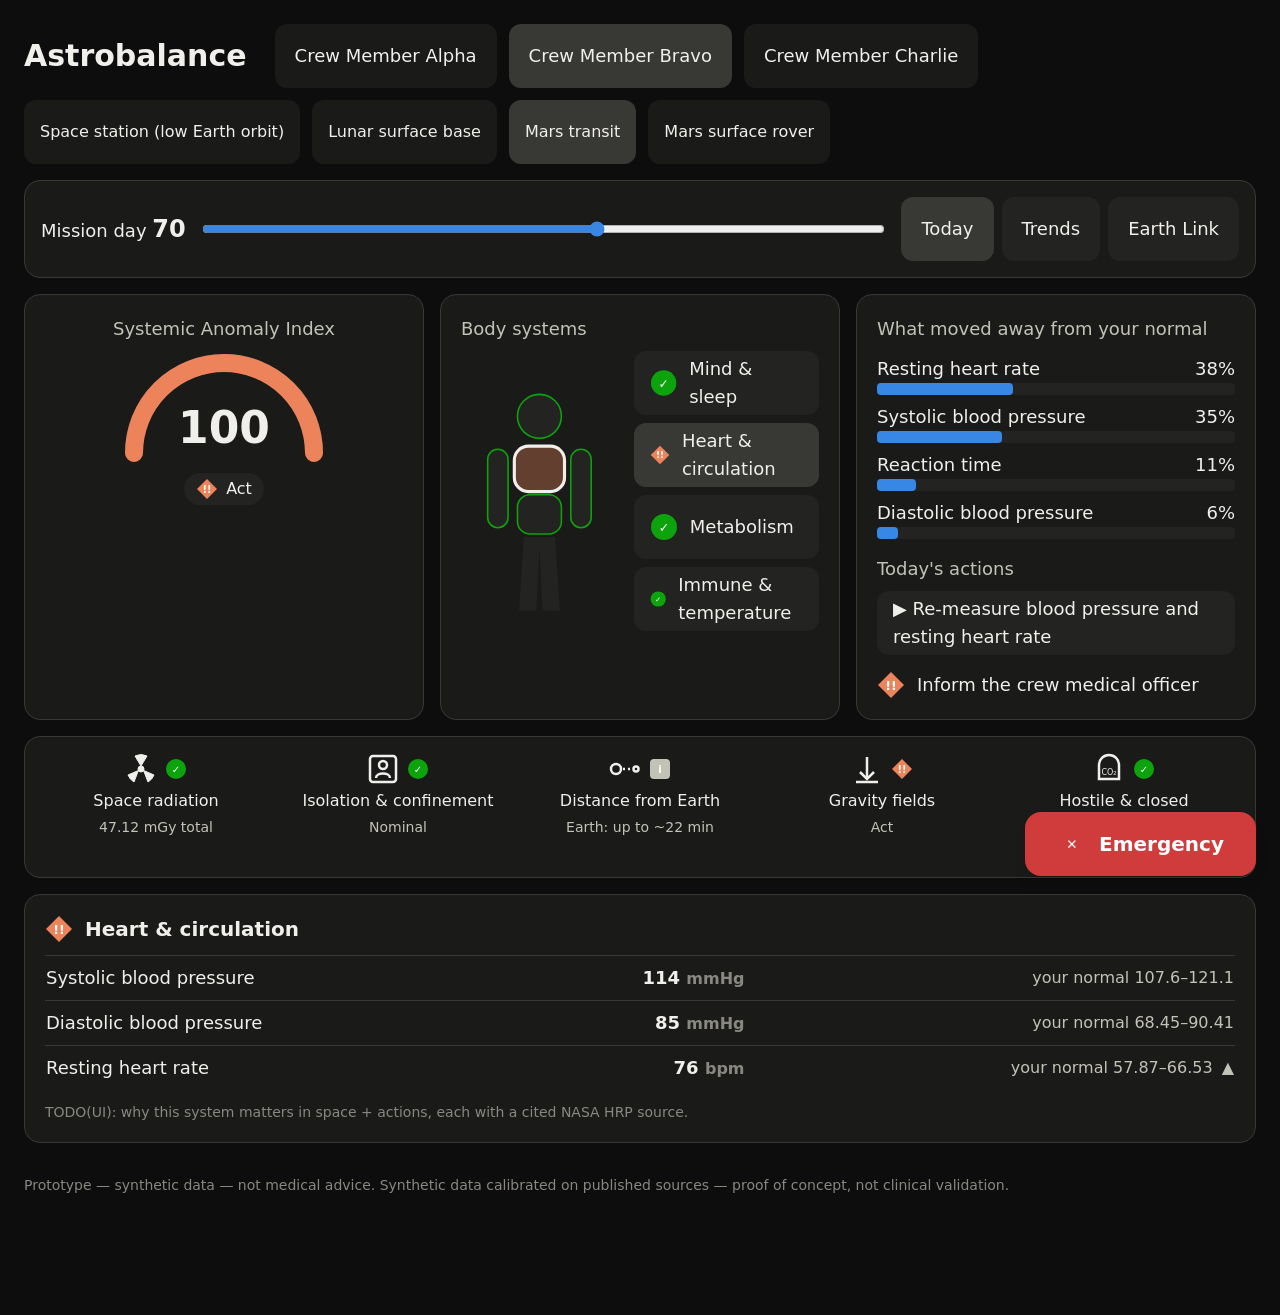
<file: ui/concept/index.html>
<!doctype html>
<!--
  Astrobalance — NASA Space Apps Challenge 2026 — CONCEPT UI (not the final app)
  AI-assisted: drafted with Claude (Anthropic), reviewed by the team. License: Apache-2.0
  Fully offline: React from vendor/, compiled app.js, prebuilt styles.css, data from data.js
  (generated by `python -m src.export --crew demo`). Open this file directly in a browser.
-->
<html lang="en">
<head>
  <meta charset="utf-8">
  <meta name="viewport" content="width=device-width, initial-scale=1">
  <title>Astrobalance — concept</title>
  <link rel="stylesheet" href="styles.css">
</head>
<body>
<div id="root"></div>
<script src="vendor/react.production.min.js"></script>
<script src="vendor/react-dom.production.min.js"></script>
<script src="data.js"></script>
<script src="app.js"></script>
</body>
</html>
</file>
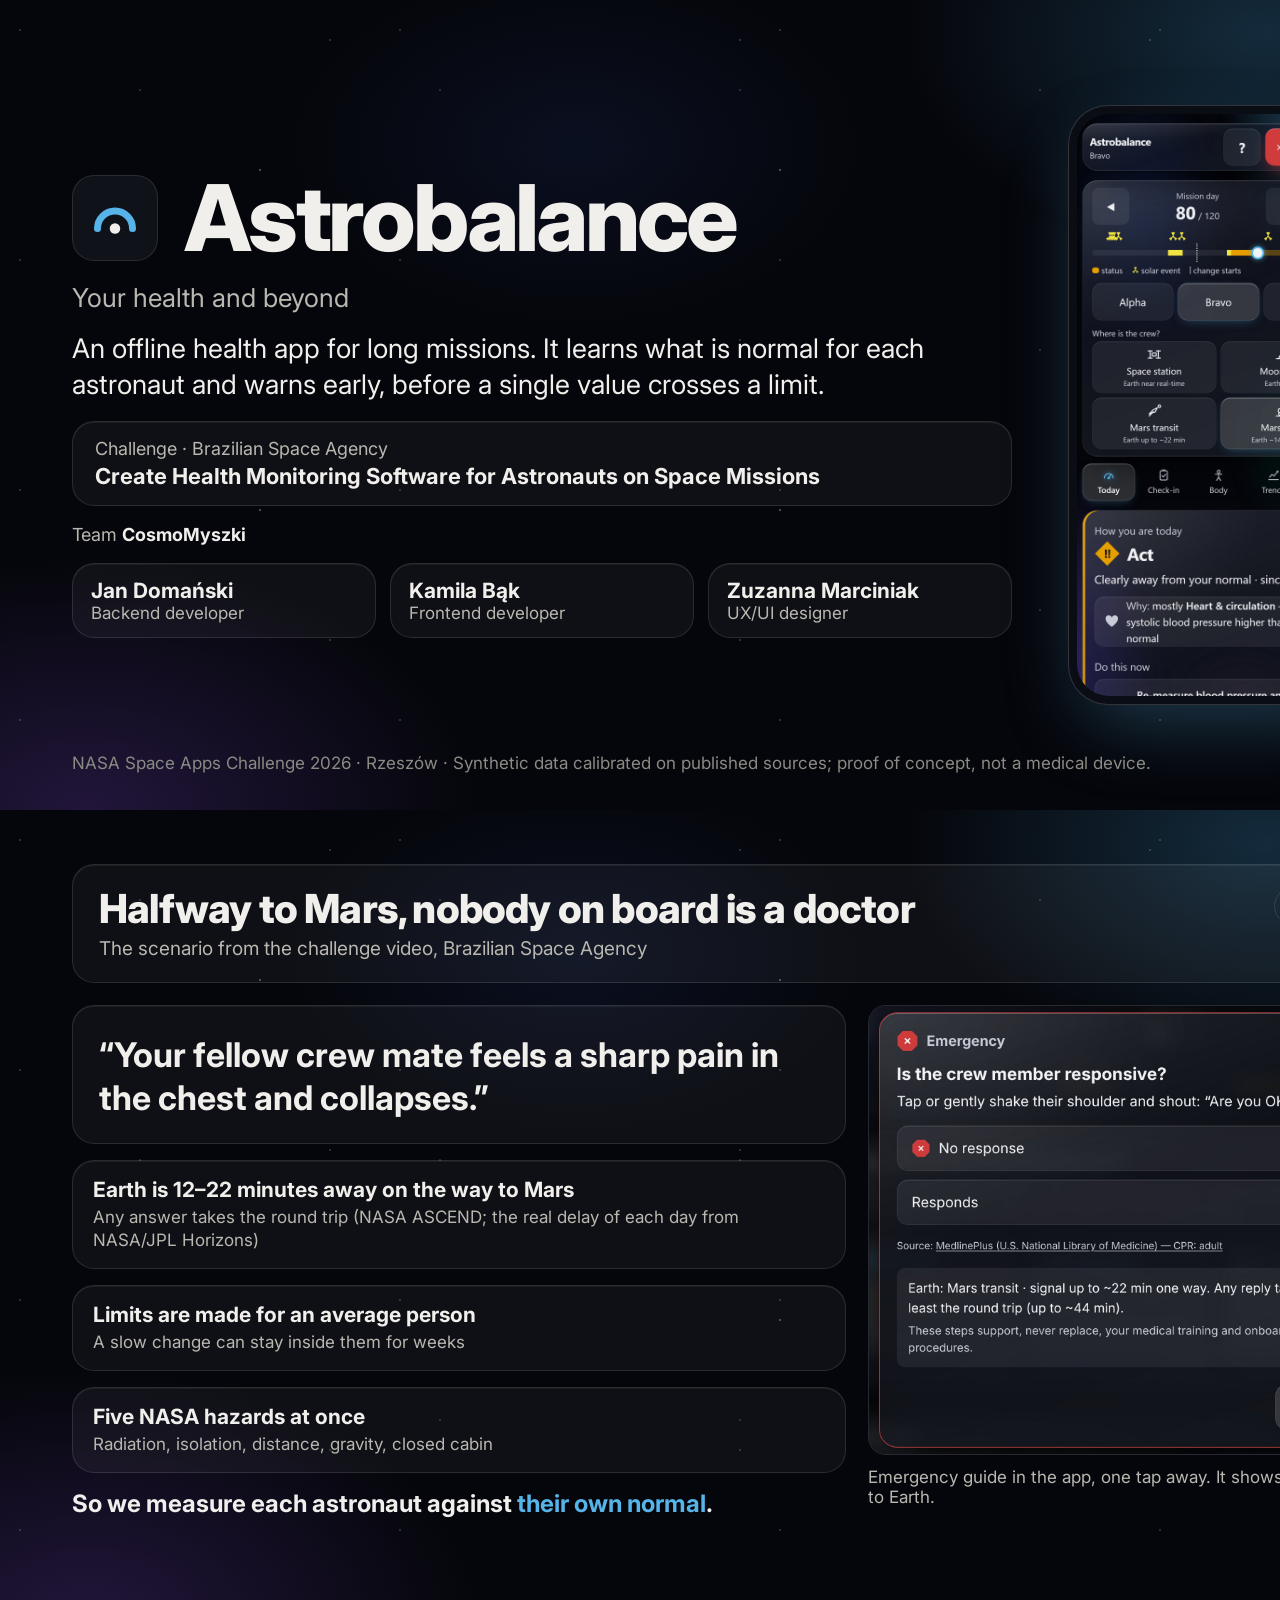
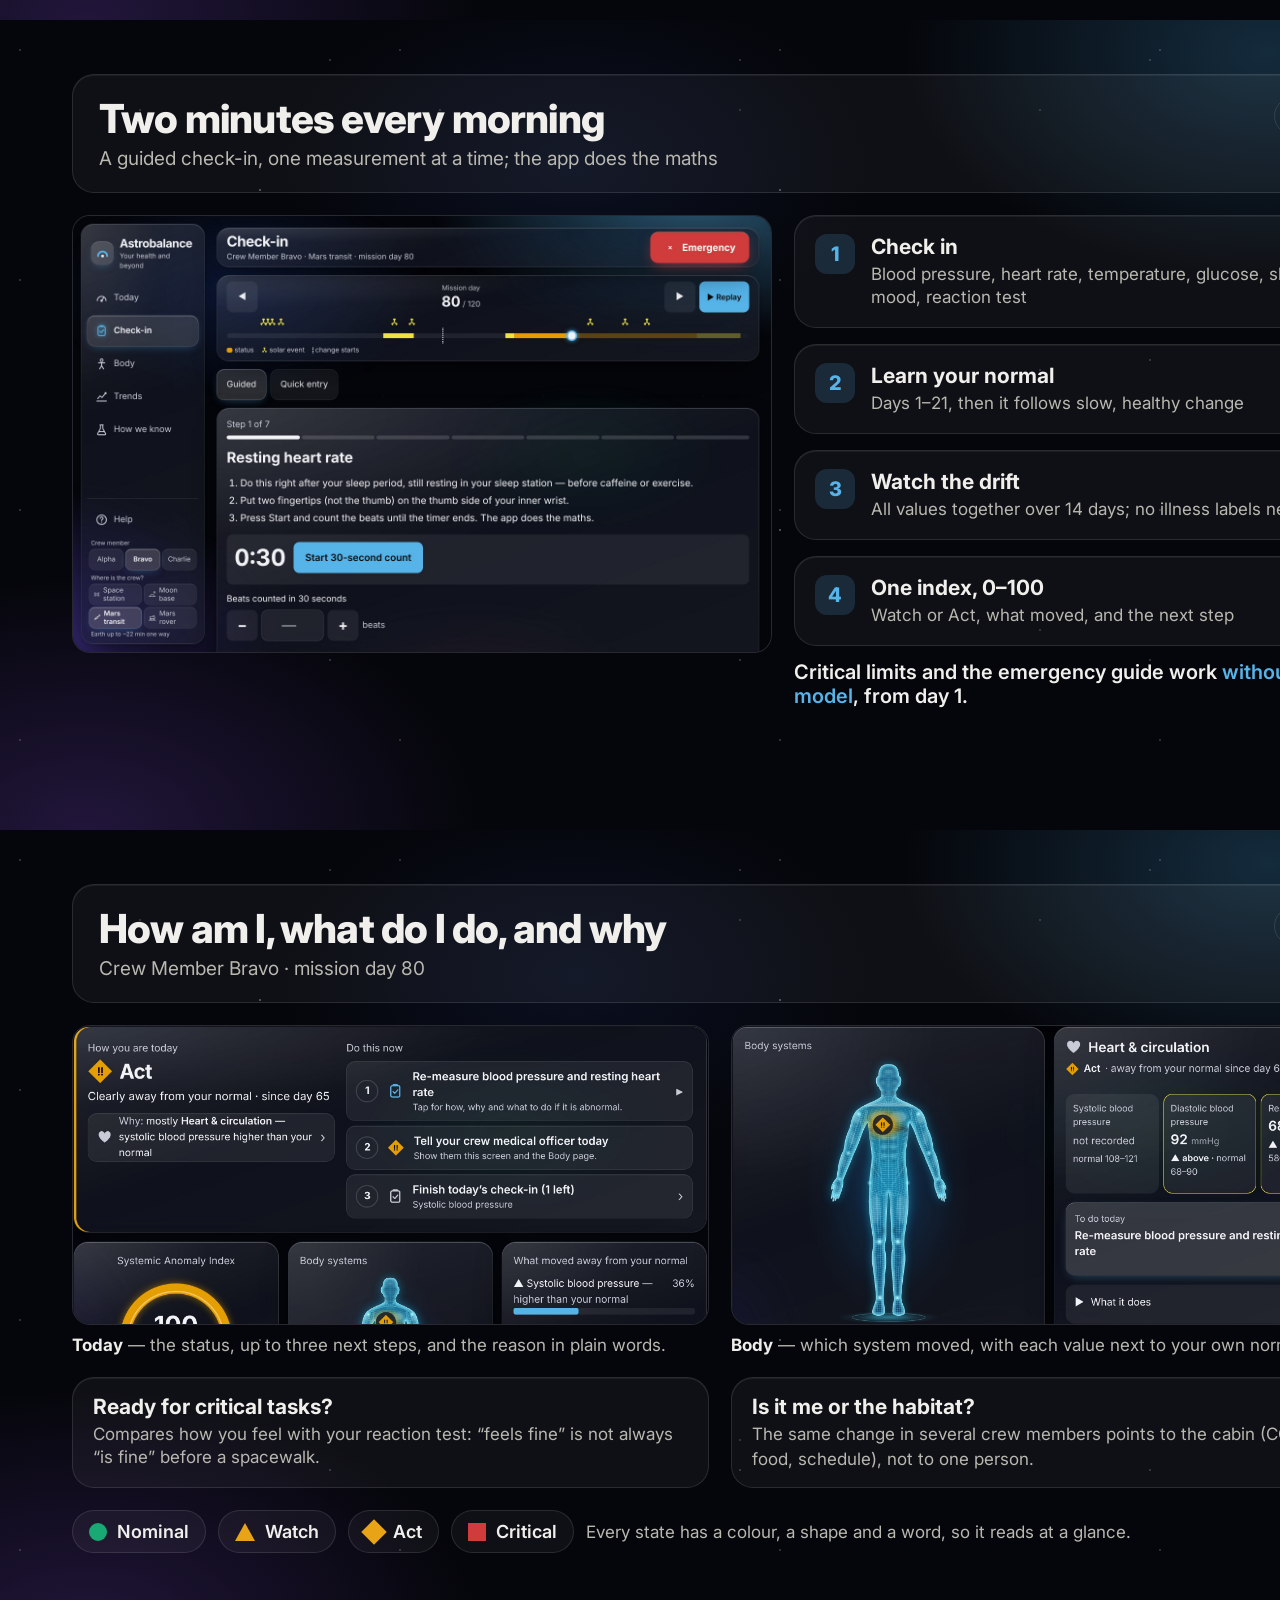
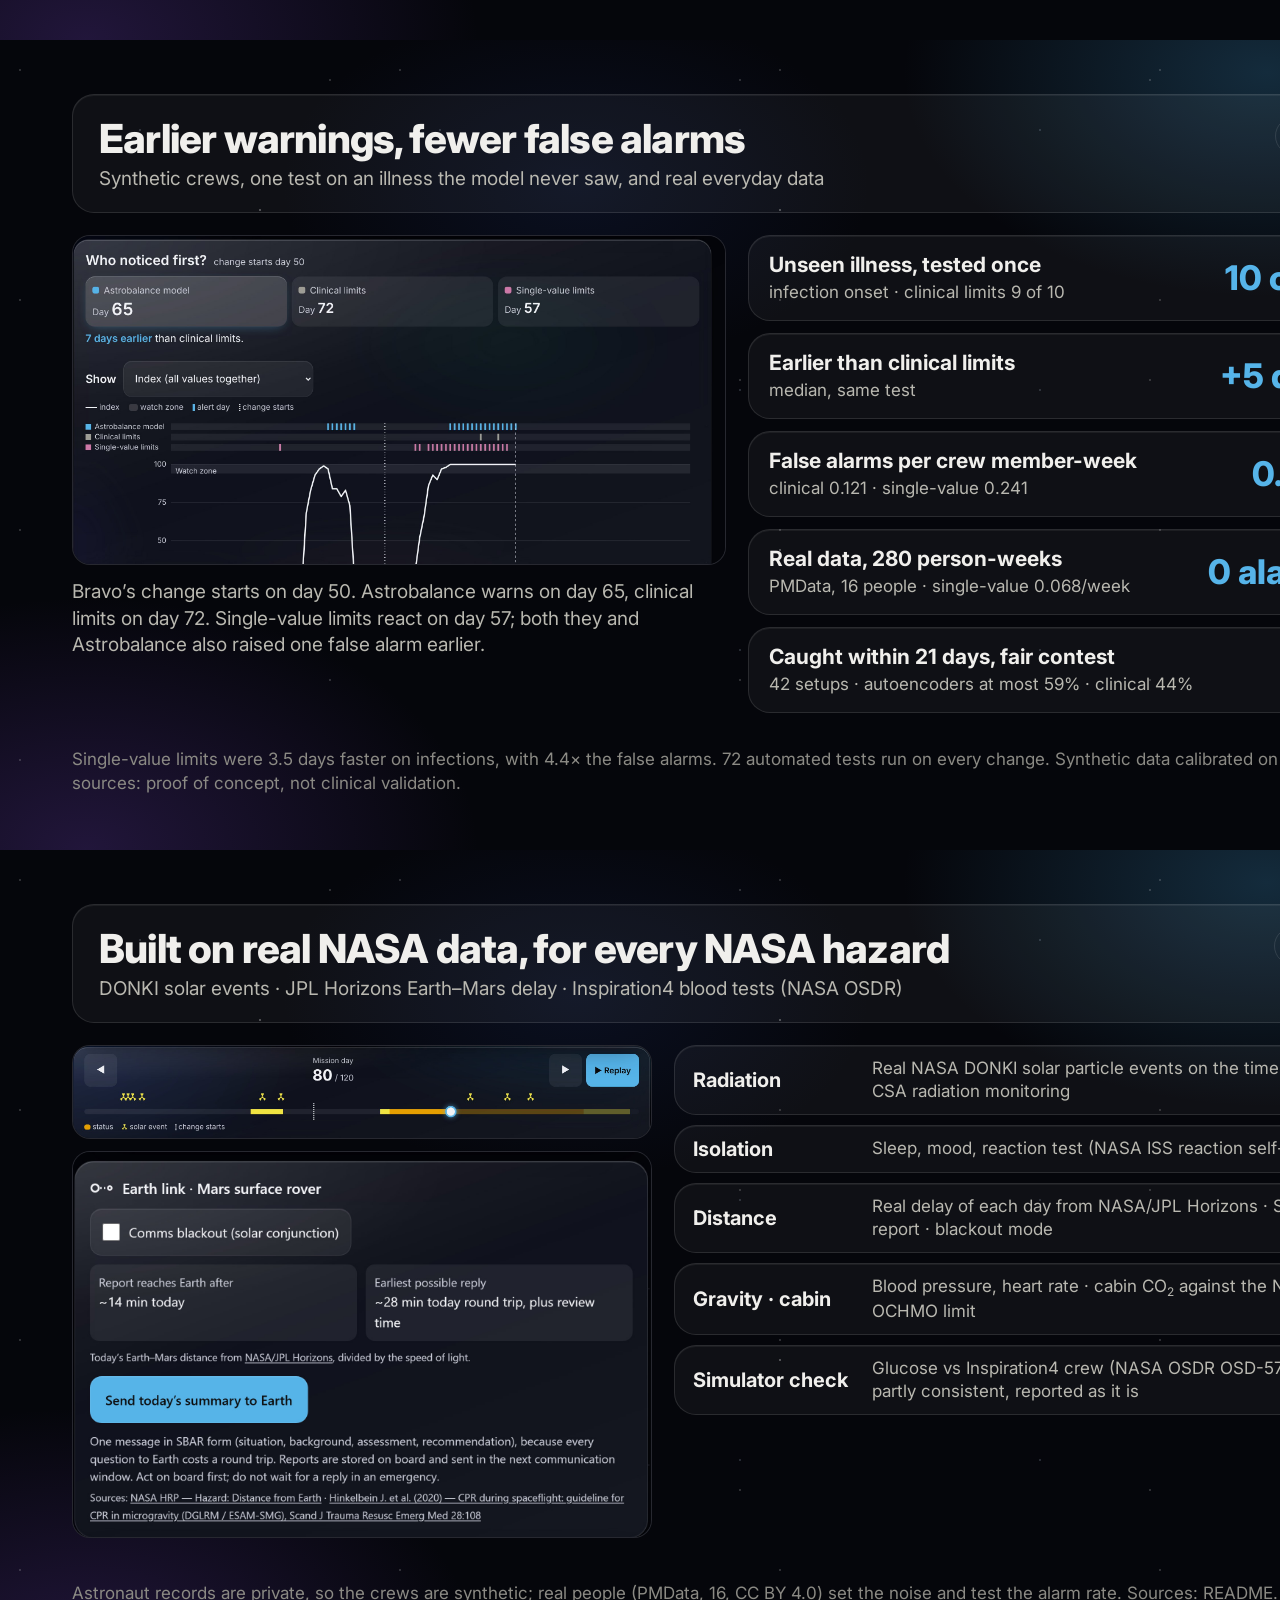
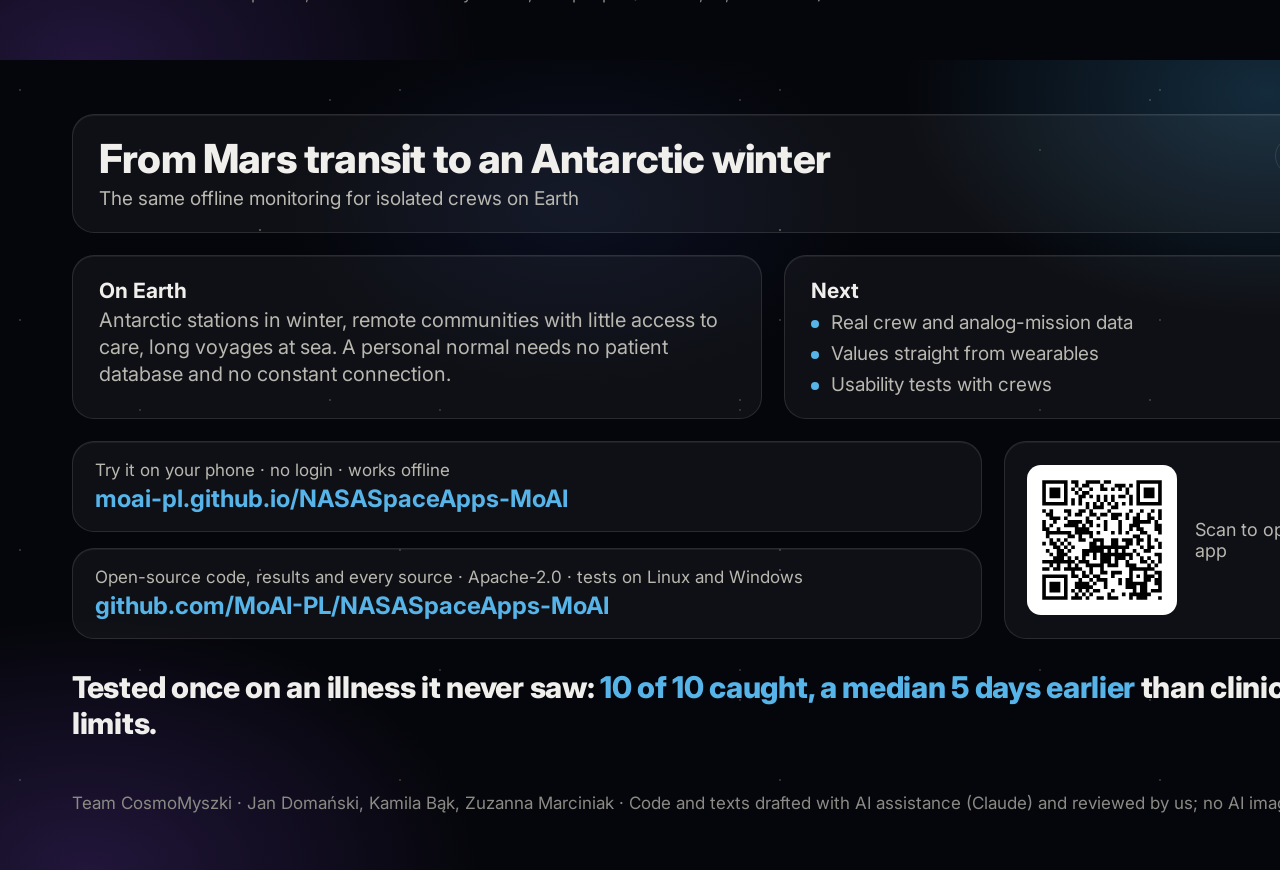
<file: docs/demo/slides/index.html>
<!doctype html>
<!--
  Astrobalance — NASA Space Apps Challenge 2026
  AI-assisted: drafted with Claude (Anthropic), reviewed by the team. License: Apache-2.0

  Demo slides (7, 1440 × 810). Source of docs/demo/Astrobalance-demo-slides.pdf.
  Rebuild the PDF from the repository root (Chrome or Edge, headless):
    chrome --headless=new --no-pdf-header-footer --virtual-time-budget=6000
           --print-to-pdf=docs/demo/Astrobalance-demo-slides.pdf docs/demo/slides/index.html
  Images: screenshots of our own app (docs/demo/slides/img). Background drawn in CSS.
  Font: Inter (SIL Open Font License 1.1), from Google Fonts. QR code (img/qr-app.svg) generated with the
  python-qrcode library (BSD). No NASA logos, no AI images.
-->
<html lang="en">
<head>
<meta charset="utf-8" />
<title>Astrobalance — demo slides</title>
<link rel="preconnect" href="https://fonts.googleapis.com" />
<link rel="preconnect" href="https://fonts.gstatic.com" crossorigin />
<link href="https://fonts.googleapis.com/css2?family=Inter:wght@400;500;600;700;800&display=swap" rel="stylesheet" />
<style>
  @page { size: 1440px 810px; margin: 0; }
  :root {
    --bg: #05060b; --ink: #f0efec; --ink-2: #b9b8b0; --muted: #8b8a84;
    --line: rgb(255 255 255 / 0.11); --glass: rgb(255 255 255 / 0.045);
    --accent: #56b4e9; --warn: #e8a317; --red: #d03b3b; --good: #19a974;
  }
  * { box-sizing: border-box; margin: 0; padding: 0; }
  html, body { background: var(--bg); color: var(--ink); font-family: Inter, system-ui, sans-serif; }
  body { -webkit-print-color-adjust: exact; print-color-adjust: exact; }

  .slide {
    position: relative; width: 1440px; height: 810px; overflow: hidden; page-break-after: always;
    padding: 54px 72px; display: flex; flex-direction: column; gap: 22px;
    background:
      radial-gradient(520px 320px at 88% 4%, rgb(44 104 140 / 0.38), transparent 70%),
      radial-gradient(560px 360px at 6% 100%, rgb(88 52 150 / 0.34), transparent 70%),
      radial-gradient(420px 260px at 40% 18%, rgb(30 50 110 / 0.22), transparent 70%),
      var(--bg);
  }
  .slide:last-child { page-break-after: auto; }
  /* Stars: three layers of tiny dots on different grids. */
  .slide::before {
    content: ""; position: absolute; inset: 0; pointer-events: none; opacity: 0.55;
    background-image:
      radial-gradient(1px 1px at 20px 30px, #fff, transparent),
      radial-gradient(1px 1px at 140px 90px, #cfe6ff, transparent),
      radial-gradient(1.4px 1.4px at 260px 170px, #fff, transparent),
      radial-gradient(1px 1px at 330px 40px, #fff, transparent);
    background-size: 380px 230px, 300px 260px, 520px 340px, 410px 300px;
  }
  .slide > * { position: relative; }

  .glass { background: var(--glass); border: 1px solid var(--line); border-radius: 22px;
           box-shadow: inset 0 1px 0 rgb(255 255 255 / 0.06); }
  .head { display: flex; justify-content: space-between; align-items: flex-start; padding: 22px 26px; }
  .head h2 { font-size: 40px; font-weight: 800; letter-spacing: -0.02em; line-height: 1.1; }
  .head p { margin-top: 6px; font-size: 19px; color: var(--ink-2); }
  .page { font-size: 16px; color: var(--ink-2); border: 1px solid var(--line); border-radius: 999px; padding: 8px 16px; white-space: nowrap; }
  .foot { margin-top: auto; font-size: 17px; color: var(--muted); line-height: 1.45; }
  .shot { border-radius: 18px; border: 1px solid var(--line); overflow: hidden; background: #0c0e16; }
  .shot.fit img { object-fit: contain; object-position: center; }
  .shot img { display: block; width: 100%; height: 100%; object-fit: cover; object-position: top left; }
  .row { display: flex; gap: 22px; min-height: 0; }
  .card { padding: 16px 20px; }
  .card h3 { font-size: 21px; font-weight: 700; }
  .card p { margin-top: 4px; font-size: 17px; color: var(--ink-2); line-height: 1.35; }
  .num { font-size: 34px; font-weight: 800; color: var(--accent); white-space: nowrap; }
  .stat { display: flex; justify-content: space-between; align-items: center; gap: 16px; }
  .accent { color: var(--accent); }

  /* ----- 1 title ----- */
  .s1 { flex-direction: row; align-items: center; gap: 56px; }
  .s1 .left { flex: 1; display: flex; flex-direction: column; gap: 18px; }
  .logo { display: flex; align-items: center; gap: 26px; }
  .logo .mark { width: 86px; height: 86px; border-radius: 22px; display: grid; place-items: center;
                background: #101219; border: 1px solid var(--line); }
  .logo h1 { font-size: 92px; font-weight: 800; letter-spacing: -0.035em; line-height: 1; }
  .tag { font-size: 26px; color: var(--ink-2); }
  .lead { font-size: 27px; line-height: 1.35; }
  .challenge { padding: 16px 22px; }
  .challenge small { font-size: 18px; color: var(--ink-2); }
  .challenge div { font-size: 22px; font-weight: 700; margin-top: 4px; }
  .team-label { font-size: 18px; color: var(--ink-2); }
  .team-label b { color: var(--ink); font-weight: 700; }
  .members { display: grid; grid-template-columns: repeat(3, 1fr); gap: 14px; }
  .members .glass { padding: 14px 18px; }
  .members b { font-size: 21px; font-weight: 700; display: block; }
  .members span { font-size: 17px; color: var(--ink-2); }
  .phone { width: 300px; height: 600px; border-radius: 40px; padding: 8px; background: #0b0d14;
           border: 1px solid rgb(255 255 255 / 0.16); box-shadow: 0 30px 80px -20px rgb(86 180 233 / 0.35); }
  .phone img { width: 100%; height: 100%; object-fit: cover; object-position: top; border-radius: 32px; display: block; }
  .s1 .foot { position: absolute; left: 72px; bottom: 34px; }

  /* ----- 2 problem ----- */
  .card .quote { font-size: 34px; color: var(--ink); font-weight: 700; line-height: 1.25; }
  .quote-src { font-size: 17px; color: var(--ink-2); margin-top: 10px; }

  /* ----- 3 how ----- */
  .steps { display: grid; grid-template-columns: repeat(2, 1fr); gap: 16px; }
  .step { display: flex; gap: 16px; align-items: flex-start; padding: 18px 20px; }
  .step .n { flex: none; width: 40px; height: 40px; border-radius: 12px; display: grid; place-items: center;
             background: rgb(86 180 233 / 0.16); color: var(--accent); font-weight: 800; font-size: 20px; }

  /* ----- 4 legend ----- */
  .legend { display: flex; gap: 12px; flex-wrap: wrap; }
  .pill { display: flex; align-items: center; gap: 10px; padding: 10px 16px; border-radius: 999px;
          border: 1px solid var(--line); background: var(--glass); font-size: 18px; font-weight: 600; }
  .dot { width: 18px; height: 18px; display: inline-block; }
  .tri { width: 0; height: 0; border-left: 10px solid transparent; border-right: 10px solid transparent; border-bottom: 18px solid var(--warn); }

  /* ----- 6 hazards ----- */
  .haz { display: grid; grid-template-columns: 165px 1fr; align-items: center; gap: 14px; padding: 11px 18px; }
  .haz b { font-size: 20px; }
  .haz span { font-size: 17px; color: var(--ink-2); line-height: 1.35; }

  /* ----- 7 next ----- */
  .links { display: grid; grid-template-columns: 1fr 1fr; gap: 18px; }
  .link { padding: 18px 22px; }
  .link small { font-size: 17px; color: var(--ink-2); }
  .link div { font-size: 24px; font-weight: 700; margin-top: 4px; color: var(--accent); }
  ul.clean { list-style: none; display: grid; gap: 8px; margin-top: 8px; }
  ul.clean li { font-size: 19px; color: var(--ink-2); padding-left: 20px; position: relative; }
  ul.clean li::before { content: ""; position: absolute; left: 0; top: 9px; width: 8px; height: 8px; border-radius: 50%; background: var(--accent); }
</style>
</head>
<body>

<!-- ===== 1. Title: product, challenge, team ===== -->
<section class="slide s1">
  <div class="left">
    <div class="logo">
      <div class="mark">
        <svg width="56" height="56" viewBox="0 0 32 32" fill="none" stroke-linecap="round" aria-hidden="true">
          <path d="M6 22 A10 10 0 0 1 26 22" stroke="#56b4e9" stroke-width="4" /><circle cx="16" cy="22" r="3" fill="#f0efec" />
        </svg>
      </div>
      <h1>Astrobalance</h1>
    </div>
    <div class="tag">Your health and beyond</div>
    <p class="lead">An offline health app for long missions. It learns what is normal for each astronaut and warns early, before a single value crosses a limit.</p>
    <div class="glass challenge">
      <small>Challenge · Brazilian Space Agency</small>
      <div>Create Health Monitoring Software for Astronauts on Space Missions</div>
    </div>
    <div class="team-label">Team <b>CosmoMyszki</b></div>
    <div class="members">
      <div class="glass"><b>Jan Domański</b><span>Backend developer</span></div>
      <div class="glass"><b>Kamila Bąk</b><span>Frontend developer</span></div>
      <div class="glass"><b>Zuzanna Marciniak</b><span>UX/UI designer</span></div>
    </div>
  </div>
  <div class="phone"><img src="img/phone-today.jpg" alt="Astrobalance on a phone: mission day 80, crew member Bravo on a Mars rover, status Act" /></div>
  <p class="foot">NASA Space Apps Challenge 2026 · Rzeszów · Synthetic data calibrated on published sources; proof of concept, not a medical device.</p>
</section>

<!-- ===== 2. Problem ===== -->
<section class="slide">
  <div class="glass head"><div><h2>Halfway to Mars, nobody on board is a doctor</h2><p>The scenario from the challenge video, Brazilian Space Agency</p></div><span class="page">2 / 7</span></div>
  <div class="row" style="flex:1">
    <div style="flex:1; display:flex; flex-direction:column; gap:16px">
      <div class="glass card" style="padding:24px 26px"><p class="quote">“Your fellow crew mate feels a sharp pain in the chest and collapses.”</p></div>
      <div class="glass card"><h3>Earth is 12–22 minutes away on the way to Mars</h3><p>Any answer takes the round trip (NASA ASCEND; the real delay of each day from NASA/JPL Horizons)</p></div>
      <div class="glass card"><h3>Limits are made for an average person</h3><p>A slow change can stay inside them for weeks</p></div>
      <div class="glass card"><h3>Five NASA hazards at once</h3><p>Radiation, isolation, distance, gravity, closed cabin</p></div>
      <p style="font-size:24px; font-weight:700">So we measure each astronaut against <span class="accent">their own normal</span>.</p>
    </div>
    <div style="width:500px; display:flex; flex-direction:column; gap:12px">
      <div class="shot" style="aspect-ratio:1400/1260"><img src="img/emergency.jpg" alt="Emergency guide in the app" /></div>
      <p style="font-size:17px; color:var(--ink-2)">Emergency guide in the app, one tap away. It shows the delay to Earth.</p>
    </div>
  </div>
</section>

<!-- ===== 3. How it works ===== -->
<section class="slide">
  <div class="glass head"><div><h2>Two minutes every morning</h2><p>A guided check-in, one measurement at a time; the app does the maths</p></div><span class="page">3 / 7</span></div>
  <div class="row" style="flex:1">
    <div class="shot" style="width:700px; align-self:flex-start; aspect-ratio:2880/1800"><img src="img/check-in.jpg" alt="Guided check-in screen" /></div>
    <div style="flex:1; display:flex; flex-direction:column; gap:14px">
      <div class="steps" style="grid-template-columns:1fr">
        <div class="glass step"><span class="n">1</span><div class="card" style="padding:0"><h3>Check in</h3><p>Blood pressure, heart rate, temperature, glucose, sleep, mood, reaction test</p></div></div>
        <div class="glass step"><span class="n">2</span><div class="card" style="padding:0"><h3>Learn your normal</h3><p>Days 1–21, then it follows slow, healthy change</p></div></div>
        <div class="glass step"><span class="n">3</span><div class="card" style="padding:0"><h3>Watch the drift</h3><p>All values together over 14 days; no illness labels needed</p></div></div>
        <div class="glass step"><span class="n">4</span><div class="card" style="padding:0"><h3>One index, 0–100</h3><p>Watch or Act, what moved, and the next step</p></div></div>
      </div>
      <p style="font-size:20px; font-weight:600">Critical limits and the emergency guide work <span class="accent">without the model</span>, from day 1.</p>
    </div>
  </div>
</section>

<!-- ===== 4. The app ===== -->
<section class="slide">
  <div class="glass head"><div><h2>How am I, what do I do, and why</h2><p>Crew Member Bravo · mission day 80</p></div><span class="page">4 / 7</span></div>
  <div class="row" style="height:330px">
    <div style="flex:1; display:flex; flex-direction:column; gap:10px"><div class="shot" style="flex:1"><img src="img/today.jpg" alt="Today screen" /></div>
      <p style="font-size:17px; color:var(--ink-2)"><b style="color:var(--ink)">Today</b> — the status, up to three next steps, and the reason in plain words.</p></div>
    <div style="flex:1; display:flex; flex-direction:column; gap:10px"><div class="shot" style="flex:1"><img src="img/body.jpg" alt="Body screen" /></div>
      <p style="font-size:17px; color:var(--ink-2)"><b style="color:var(--ink)">Body</b> — which system moved, with each value next to your own normal range.</p></div>
  </div>
  <div class="row">
    <div class="glass card" style="flex:1"><h3>Ready for critical tasks?</h3><p>Compares how you feel with your reaction test: “feels fine” is not always “is fine” before a spacewalk.</p></div>
    <div class="glass card" style="flex:1"><h3>Is it me or the habitat?</h3><p>The same change in several crew members points to the cabin (CO<sub style="font-size:0.7em">2</sub>, food, schedule), not to one person.</p></div>
  </div>
  <div class="legend">
    <span class="pill"><span class="dot" style="background:var(--good); border-radius:50%"></span>Nominal</span>
    <span class="pill"><span class="tri"></span>Watch</span>
    <span class="pill"><span class="dot" style="background:var(--warn); transform:rotate(45deg)"></span>Act</span>
    <span class="pill"><span class="dot" style="background:var(--red)"></span>Critical</span>
    <span style="font-size:17px; color:var(--ink-2); align-self:center">Every state has a colour, a shape and a word, so it reads at a glance.</span>
  </div>
</section>

<!-- ===== 5. Evidence ===== -->
<section class="slide">
  <div class="glass head"><div><h2>Earlier warnings, fewer false alarms</h2><p>Synthetic crews, one test on an illness the model never saw, and real everyday data</p></div><span class="page">5 / 7</span></div>
  <div class="row" style="flex:1">
    <div style="flex:1; display:flex; flex-direction:column; gap:14px">
      <div class="shot" style="height:330px"><img src="img/trends.jpg" alt="Trends: who noticed first" /></div>
      <p style="font-size:19px; color:var(--ink-2); line-height:1.4">Bravo’s change starts on day 50. Astrobalance warns on day 65, clinical limits on day 72. Single-value limits react on day 57; both they and Astrobalance also raised one false alarm earlier.</p>
    </div>
    <div style="width:620px; display:flex; flex-direction:column; gap:12px">
      <div class="glass card stat"><div><h3>Unseen illness, tested once</h3><p>infection onset · clinical limits 9 of 10</p></div><span class="num">10 of 10</span></div>
      <div class="glass card stat"><div><h3>Earlier than clinical limits</h3><p>median, same test</p></div><span class="num">+5 days</span></div>
      <div class="glass card stat"><div><h3>False alarms per crew member-week</h3><p>clinical 0.121 · single-value 0.241</p></div><span class="num">0.055</span></div>
      <div class="glass card stat"><div><h3>Real data, 280 person-weeks</h3><p>PMData, 16 people · single-value 0.068/week</p></div><span class="num">0 alarms</span></div>
      <div class="glass card stat"><div><h3>Caught within 21 days, fair contest</h3><p>42 setups · autoencoders at most 59% · clinical 44%</p></div><span class="num">71%</span></div>
    </div>
  </div>
  <p class="foot">Single-value limits were 3.5 days faster on infections, with 4.4× the false alarms. 72 automated tests run on every change. Synthetic data calibrated on published sources: proof of concept, not clinical validation.</p>
</section>

<!-- ===== 6. NASA data and hazards ===== -->
<section class="slide">
  <div class="glass head"><div><h2>Built on real NASA data, for every NASA hazard</h2><p>DONKI solar events · JPL Horizons Earth–Mars delay · Inspiration4 blood tests (NASA OSDR)</p></div><span class="page">6 / 7</span></div>
  <div class="row" style="flex:1">
    <div style="width:580px; display:flex; flex-direction:column; gap:12px">
      <div class="shot" style="aspect-ratio:2246/364"><img src="img/timeline.jpg" alt="Mission timeline with real NASA DONKI solar particle events" /></div>
      <div class="shot" style="aspect-ratio:1572/1048"><img src="img/earth-link-mars-rover.jpg" alt="Earth link for a crew on a Mars rover: about 14 minutes today, from NASA/JPL Horizons" /></div>
    </div>
    <div style="flex:1; display:flex; flex-direction:column; gap:10px">
      <div class="glass haz"><b>Radiation</b><span>Real NASA DONKI solar particle events on the timeline · CSA radiation monitoring</span></div>
      <div class="glass haz"><b>Isolation</b><span>Sleep, mood, reaction test (NASA ISS reaction self-test)</span></div>
      <div class="glass haz"><b>Distance</b><span>Real delay of each day from NASA/JPL Horizons · SBAR report · blackout mode</span></div>
      <div class="glass haz"><b>Gravity · cabin</b><span>Blood pressure, heart rate · cabin CO<sub style="font-size:0.7em">2</sub> against the NASA OCHMO limit</span></div>
      <div class="glass haz"><b>Simulator check</b><span>Glucose vs Inspiration4 crew (NASA OSDR OSD-575): partly consistent, reported as it is</span></div>
    </div>
  </div>
  <p class="foot" style="margin-top:0">Astronaut records are private, so the crews are synthetic; real people (PMData, 16, CC BY 4.0) set the noise and test the alarm rate. Sources: README.</p>
</section>

<!-- ===== 7. Earth spin-off, next steps, links ===== -->
<section class="slide">
  <div class="glass head"><div><h2>From Mars transit to an Antarctic winter</h2><p>The same offline monitoring for isolated crews on Earth</p></div><span class="page">7 / 7</span></div>
  <div class="row">
    <div class="glass card" style="flex:1.2; padding:22px 26px"><h3>On Earth</h3><p style="font-size:20px">Antarctic stations in winter, remote communities with little access to care, long voyages at sea. A personal normal needs no patient database and no constant connection.</p></div>
    <div class="glass card" style="flex:1; padding:22px 26px"><h3>Next</h3>
      <ul class="clean"><li>Real crew and analog-mission data</li><li>Values straight from wearables</li><li>Usability tests with crews</li></ul></div>
  </div>
  <div class="row" style="align-items:stretch">
    <div style="flex:1; display:flex; flex-direction:column; gap:16px">
      <div class="glass link"><small>Try it on your phone · no login · works offline</small><div>moai-pl.github.io/NASASpaceApps-MoAI</div></div>
      <div class="glass link"><small>Open-source code, results and every source · Apache-2.0 · tests on Linux and Windows</small><div>github.com/MoAI-PL/NASASpaceApps-MoAI</div></div>
    </div>
    <div class="glass" style="display:flex; align-items:center; gap:18px; padding:16px 22px">
      <img src="img/qr-app.svg" alt="QR code: link to the live app" style="width:150px; height:150px; background:#fff; border-radius:14px; padding:8px" />
      <span style="font-size:18px; color:var(--ink-2); width:150px">Scan to open the app</span>
    </div>
  </div>
  <p style="font-size:30px; font-weight:800; letter-spacing:-0.01em; margin-top:8px">Tested once on an illness it never saw: <span class="accent">10 of 10 caught, a median 5 days earlier</span> than clinical limits.</p>
  <p class="foot">Team CosmoMyszki · Jan Domański, Kamila Bąk, Zuzanna Marciniak · Code and texts drafted with AI assistance (Claude) and reviewed by us; no AI images.</p>
</section>

</body>
</html>
</file>
<file: ui/concept/styles.css>
*,:after,:before{--tw-border-spacing-x:0;--tw-border-spacing-y:0;--tw-translate-x:0;--tw-translate-y:0;--tw-rotate:0;--tw-skew-x:0;--tw-skew-y:0;--tw-scale-x:1;--tw-scale-y:1;--tw-pan-x: ;--tw-pan-y: ;--tw-pinch-zoom: ;--tw-scroll-snap-strictness:proximity;--tw-gradient-from-position: ;--tw-gradient-via-position: ;--tw-gradient-to-position: ;--tw-ordinal: ;--tw-slashed-zero: ;--tw-numeric-figure: ;--tw-numeric-spacing: ;--tw-numeric-fraction: ;--tw-ring-inset: ;--tw-ring-offset-width:0px;--tw-ring-offset-color:#fff;--tw-ring-color:rgba(59,130,246,.5);--tw-ring-offset-shadow:0 0 #0000;--tw-ring-shadow:0 0 #0000;--tw-shadow:0 0 #0000;--tw-shadow-colored:0 0 #0000;--tw-blur: ;--tw-brightness: ;--tw-contrast: ;--tw-grayscale: ;--tw-hue-rotate: ;--tw-invert: ;--tw-saturate: ;--tw-sepia: ;--tw-drop-shadow: ;--tw-backdrop-blur: ;--tw-backdrop-brightness: ;--tw-backdrop-contrast: ;--tw-backdrop-grayscale: ;--tw-backdrop-hue-rotate: ;--tw-backdrop-invert: ;--tw-backdrop-opacity: ;--tw-backdrop-saturate: ;--tw-backdrop-sepia: ;--tw-contain-size: ;--tw-contain-layout: ;--tw-contain-paint: ;--tw-contain-style: }::backdrop{--tw-border-spacing-x:0;--tw-border-spacing-y:0;--tw-translate-x:0;--tw-translate-y:0;--tw-rotate:0;--tw-skew-x:0;--tw-skew-y:0;--tw-scale-x:1;--tw-scale-y:1;--tw-pan-x: ;--tw-pan-y: ;--tw-pinch-zoom: ;--tw-scroll-snap-strictness:proximity;--tw-gradient-from-position: ;--tw-gradient-via-position: ;--tw-gradient-to-position: ;--tw-ordinal: ;--tw-slashed-zero: ;--tw-numeric-figure: ;--tw-numeric-spacing: ;--tw-numeric-fraction: ;--tw-ring-inset: ;--tw-ring-offset-width:0px;--tw-ring-offset-color:#fff;--tw-ring-color:rgba(59,130,246,.5);--tw-ring-offset-shadow:0 0 #0000;--tw-ring-shadow:0 0 #0000;--tw-shadow:0 0 #0000;--tw-shadow-colored:0 0 #0000;--tw-blur: ;--tw-brightness: ;--tw-contrast: ;--tw-grayscale: ;--tw-hue-rotate: ;--tw-invert: ;--tw-saturate: ;--tw-sepia: ;--tw-drop-shadow: ;--tw-backdrop-blur: ;--tw-backdrop-brightness: ;--tw-backdrop-contrast: ;--tw-backdrop-grayscale: ;--tw-backdrop-hue-rotate: ;--tw-backdrop-invert: ;--tw-backdrop-opacity: ;--tw-backdrop-saturate: ;--tw-backdrop-sepia: ;--tw-contain-size: ;--tw-contain-layout: ;--tw-contain-paint: ;--tw-contain-style: }/*! tailwindcss v3.4.19 | MIT License | https://tailwindcss.com*/*,:after,:before{box-sizing:border-box;border:0 solid #e5e7eb}:after,:before{--tw-content:""}:host,html{line-height:1.5;-webkit-text-size-adjust:100%;-moz-tab-size:4;-o-tab-size:4;tab-size:4;font-family:ui-sans-serif,system-ui,sans-serif,Apple Color Emoji,Segoe UI Emoji,Segoe UI Symbol,Noto Color Emoji;font-feature-settings:normal;font-variation-settings:normal;-webkit-tap-highlight-color:transparent}body{margin:0;line-height:inherit}hr{height:0;color:inherit;border-top-width:1px}abbr:where([title]){-webkit-text-decoration:underline dotted;text-decoration:underline dotted}h1,h2,h3,h4,h5,h6{font-size:inherit;font-weight:inherit}a{color:inherit;text-decoration:inherit}b,strong{font-weight:bolder}code,kbd,pre,samp{font-family:ui-monospace,SFMono-Regular,Menlo,Monaco,Consolas,Liberation Mono,Courier New,monospace;font-feature-settings:normal;font-variation-settings:normal;font-size:1em}small{font-size:80%}sub,sup{font-size:75%;line-height:0;position:relative;vertical-align:baseline}sub{bottom:-.25em}sup{top:-.5em}table{text-indent:0;border-color:inherit;border-collapse:collapse}button,input,optgroup,select,textarea{font-family:inherit;font-feature-settings:inherit;font-variation-settings:inherit;font-size:100%;font-weight:inherit;line-height:inherit;letter-spacing:inherit;color:inherit;margin:0;padding:0}button,select{text-transform:none}button,input:where([type=button]),input:where([type=reset]),input:where([type=submit]){-webkit-appearance:button;background-color:transparent;background-image:none}:-moz-focusring{outline:auto}:-moz-ui-invalid{box-shadow:none}progress{vertical-align:baseline}::-webkit-inner-spin-button,::-webkit-outer-spin-button{height:auto}[type=search]{-webkit-appearance:textfield;outline-offset:-2px}::-webkit-search-decoration{-webkit-appearance:none}::-webkit-file-upload-button{-webkit-appearance:button;font:inherit}summary{display:list-item}blockquote,dd,dl,figure,h1,h2,h3,h4,h5,h6,hr,p,pre{margin:0}fieldset{margin:0}fieldset,legend{padding:0}menu,ol,ul{list-style:none;margin:0;padding:0}dialog{padding:0}textarea{resize:vertical}input::-moz-placeholder,textarea::-moz-placeholder{opacity:1;color:#9ca3af}input::placeholder,textarea::placeholder{opacity:1;color:#9ca3af}[role=button],button{cursor:pointer}:disabled{cursor:default}audio,canvas,embed,iframe,img,object,svg,video{display:block;vertical-align:middle}img,video{max-width:100%;height:auto}[hidden]:where(:not([hidden=until-found])){display:none}.fixed{position:fixed}.inset-0{inset:0}.bottom-6{bottom:1.5rem}.right-6{right:1.5rem}.z-50{z-index:50}.mx-auto{margin-left:auto;margin-right:auto}.mb-2{margin-bottom:.5rem}.mb-24{margin-bottom:6rem}.mb-3{margin-bottom:.75rem}.mb-4{margin-bottom:1rem}.ml-1{margin-left:.25rem}.ml-6{margin-left:1.5rem}.mr-4{margin-right:1rem}.mt-1{margin-top:.25rem}.mt-2{margin-top:.5rem}.mt-3{margin-top:.75rem}.mt-4{margin-top:1rem}.mt-5{margin-top:1.25rem}.mt-6{margin-top:1.5rem}.mt-8{margin-top:2rem}.inline-block{display:inline-block}.flex{display:flex}.inline-flex{display:inline-flex}.table{display:table}.grid{display:grid}.h-3{height:.75rem}.w-3{width:.75rem}.w-full{width:100%}.max-w-2xl{max-width:42rem}.max-w-7xl{max-width:80rem}.flex-1{flex:1 1 0%}.list-decimal{list-style-type:decimal}.grid-cols-5{grid-template-columns:repeat(5,minmax(0,1fr))}.flex-col{flex-direction:column}.flex-wrap{flex-wrap:wrap}.items-start{align-items:flex-start}.items-center{align-items:center}.justify-center{justify-content:center}.justify-between{justify-content:space-between}.gap-1{gap:.25rem}.gap-2{gap:.5rem}.gap-3{gap:.75rem}.gap-4{gap:1rem}.gap-5{gap:1.25rem}.space-y-2>:not([hidden])~:not([hidden]){--tw-space-y-reverse:0;margin-top:calc(.5rem*(1 - var(--tw-space-y-reverse)));margin-bottom:calc(.5rem*var(--tw-space-y-reverse))}.whitespace-nowrap{white-space:nowrap}.rounded{border-radius:.25rem}.rounded-2xl{border-radius:1rem}.rounded-full{border-radius:9999px}.rounded-xl{border-radius:.75rem}.border-t{border-top-width:1px}.border-\[var\(--critical\)\]{border-color:var(--critical)}.border-\[var\(--line\)\]{border-color:var(--line)}.bg-\[var\(--line\)\]{background-color:var(--line)}.bg-\[var\(--model\)\]{background-color:var(--model)}.bg-\[var\(--panel\)\]{background-color:var(--panel)}.bg-\[var\(--panel-2\)\]{background-color:var(--panel-2)}.bg-black\/80{background-color:rgba(0,0,0,.8)}.p-10{padding:2.5rem}.p-4{padding:1rem}.p-5{padding:1.25rem}.p-6{padding:1.5rem}.px-3{padding-left:.75rem;padding-right:.75rem}.px-4{padding-left:1rem;padding-right:1rem}.px-5{padding-left:1.25rem;padding-right:1.25rem}.px-6{padding-left:1.5rem;padding-right:1.5rem}.px-8{padding-left:2rem;padding-right:2rem}.py-1{padding-top:.25rem;padding-bottom:.25rem}.py-2{padding-top:.5rem;padding-bottom:.5rem}.text-left{text-align:left}.text-center{text-align:center}.text-right{text-align:right}.text-2xl{font-size:1.5rem;line-height:2rem}.text-3xl{font-size:1.875rem;line-height:2.25rem}.text-base{font-size:1rem;line-height:1.5rem}.text-lg{font-size:1.125rem;line-height:1.75rem}.text-sm{font-size:.875rem;line-height:1.25rem}.text-xl{font-size:1.25rem;line-height:1.75rem}.font-bold{font-weight:700}.font-semibold{font-weight:600}.capitalize{text-transform:capitalize}.text-\[var\(--ink\)\]{color:var(--ink)}.text-\[var\(--ink-2\)\]{color:var(--ink-2)}.text-\[var\(--muted\)\]{color:var(--muted)}.text-white{--tw-text-opacity:1;color:rgb(255 255 255/var(--tw-text-opacity,1))}.shadow-lg{--tw-shadow:0 10px 15px -3px rgba(0,0,0,.1),0 4px 6px -4px rgba(0,0,0,.1);--tw-shadow-colored:0 10px 15px -3px var(--tw-shadow-color),0 4px 6px -4px var(--tw-shadow-color);box-shadow:var(--tw-ring-offset-shadow,0 0 #0000),var(--tw-ring-shadow,0 0 #0000),var(--tw-shadow)}.filter{filter:var(--tw-blur) var(--tw-brightness) var(--tw-contrast) var(--tw-grayscale) var(--tw-hue-rotate) var(--tw-invert) var(--tw-saturate) var(--tw-sepia) var(--tw-drop-shadow)}:root{--bg:#0d0d0d;--panel:#1a1a19;--panel-2:#232321;--line:#383835;--ink:#f0efec;--ink-2:#c3c2b7;--muted:#898781;--good:#0ca30c;--warning:#fab219;--serious:#ec835a;--critical:#d03b3b;--model:#3987e5;--b1:#d95926;--b2:#199e70}body{background:var(--bg);color:var(--ink);font-family:system-ui,-apple-system,Segoe UI,sans-serif}.panel{background:var(--panel);border:1px solid var(--line);border-radius:16px}.tap{min-height:64px;min-width:64px}input[type=range]{accent-color:var(--model);height:40px}:focus-visible{outline:3px solid var(--model);outline-offset:2px}@media (min-width:768px){.md\:col-span-3{grid-column:span 3/span 3}.md\:grid-cols-3{grid-template-columns:repeat(3,minmax(0,1fr))}.md\:p-6{padding:1.5rem}}
</file>
